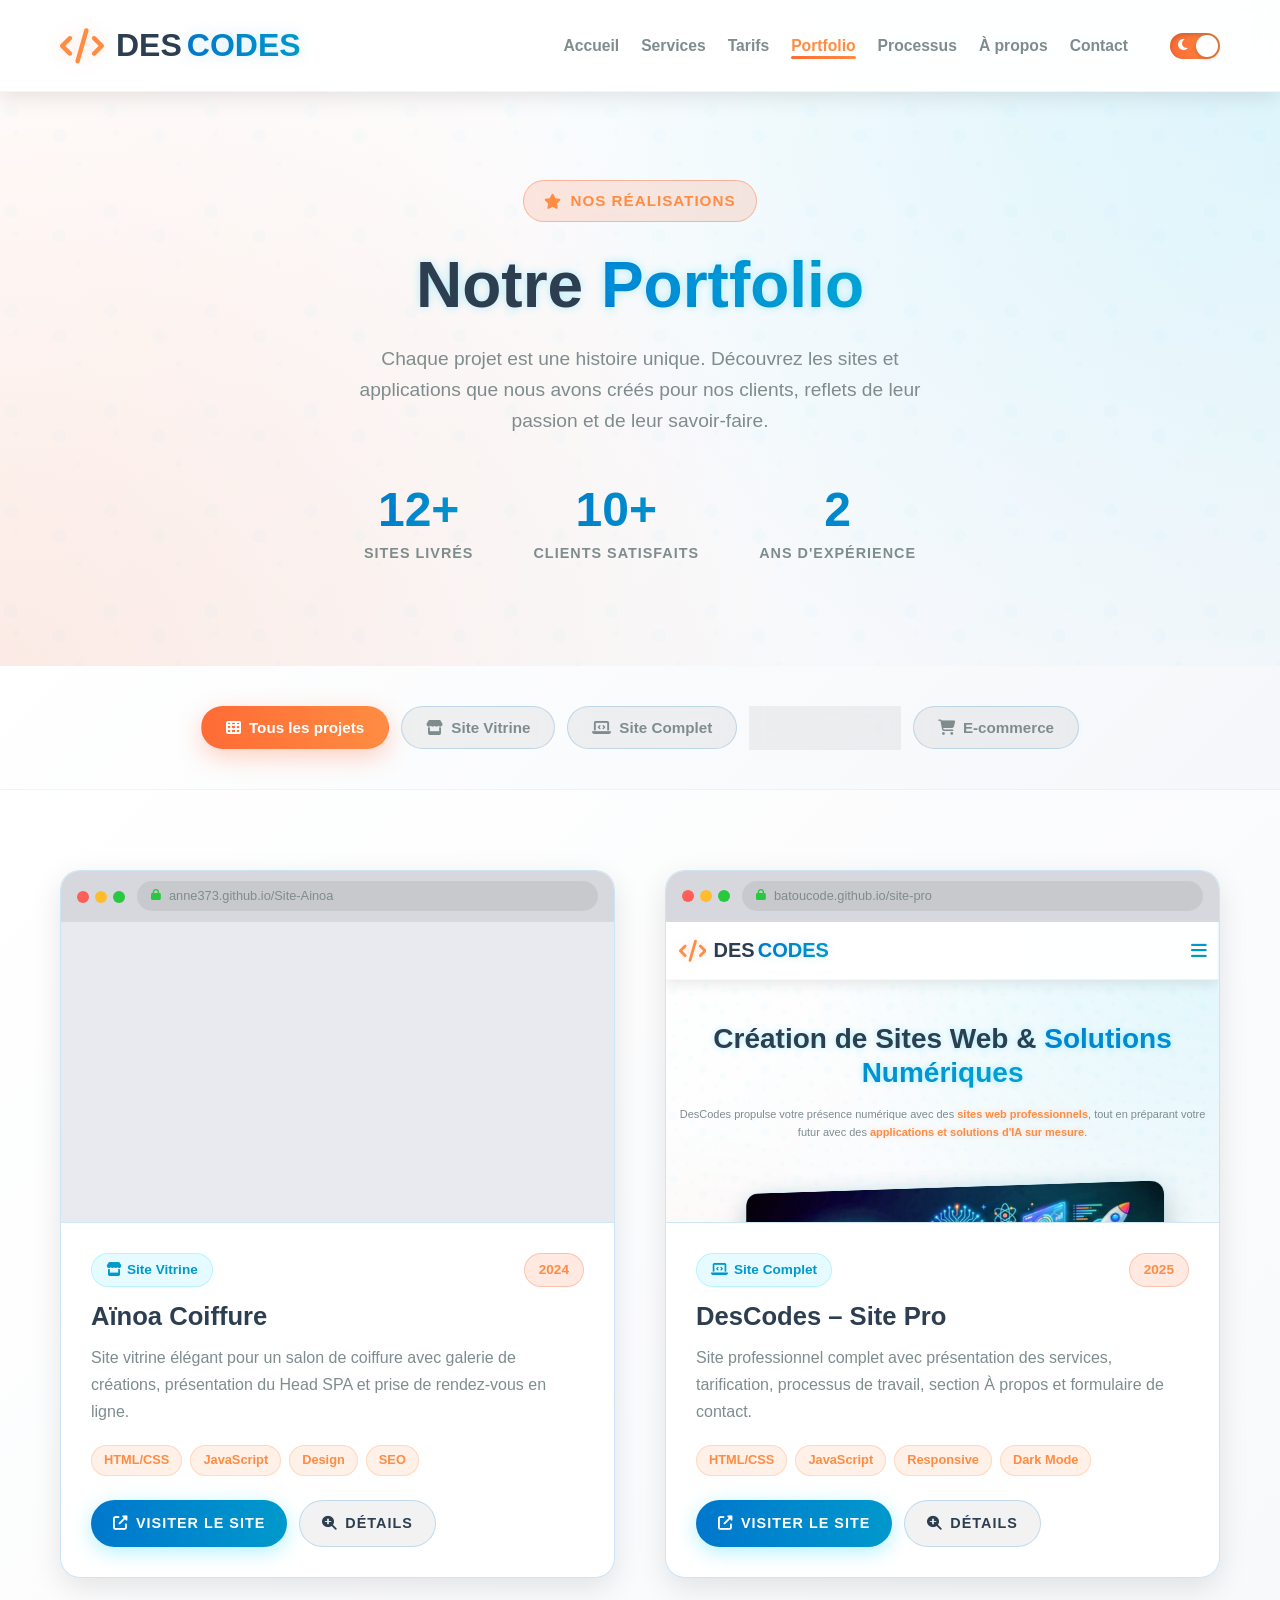
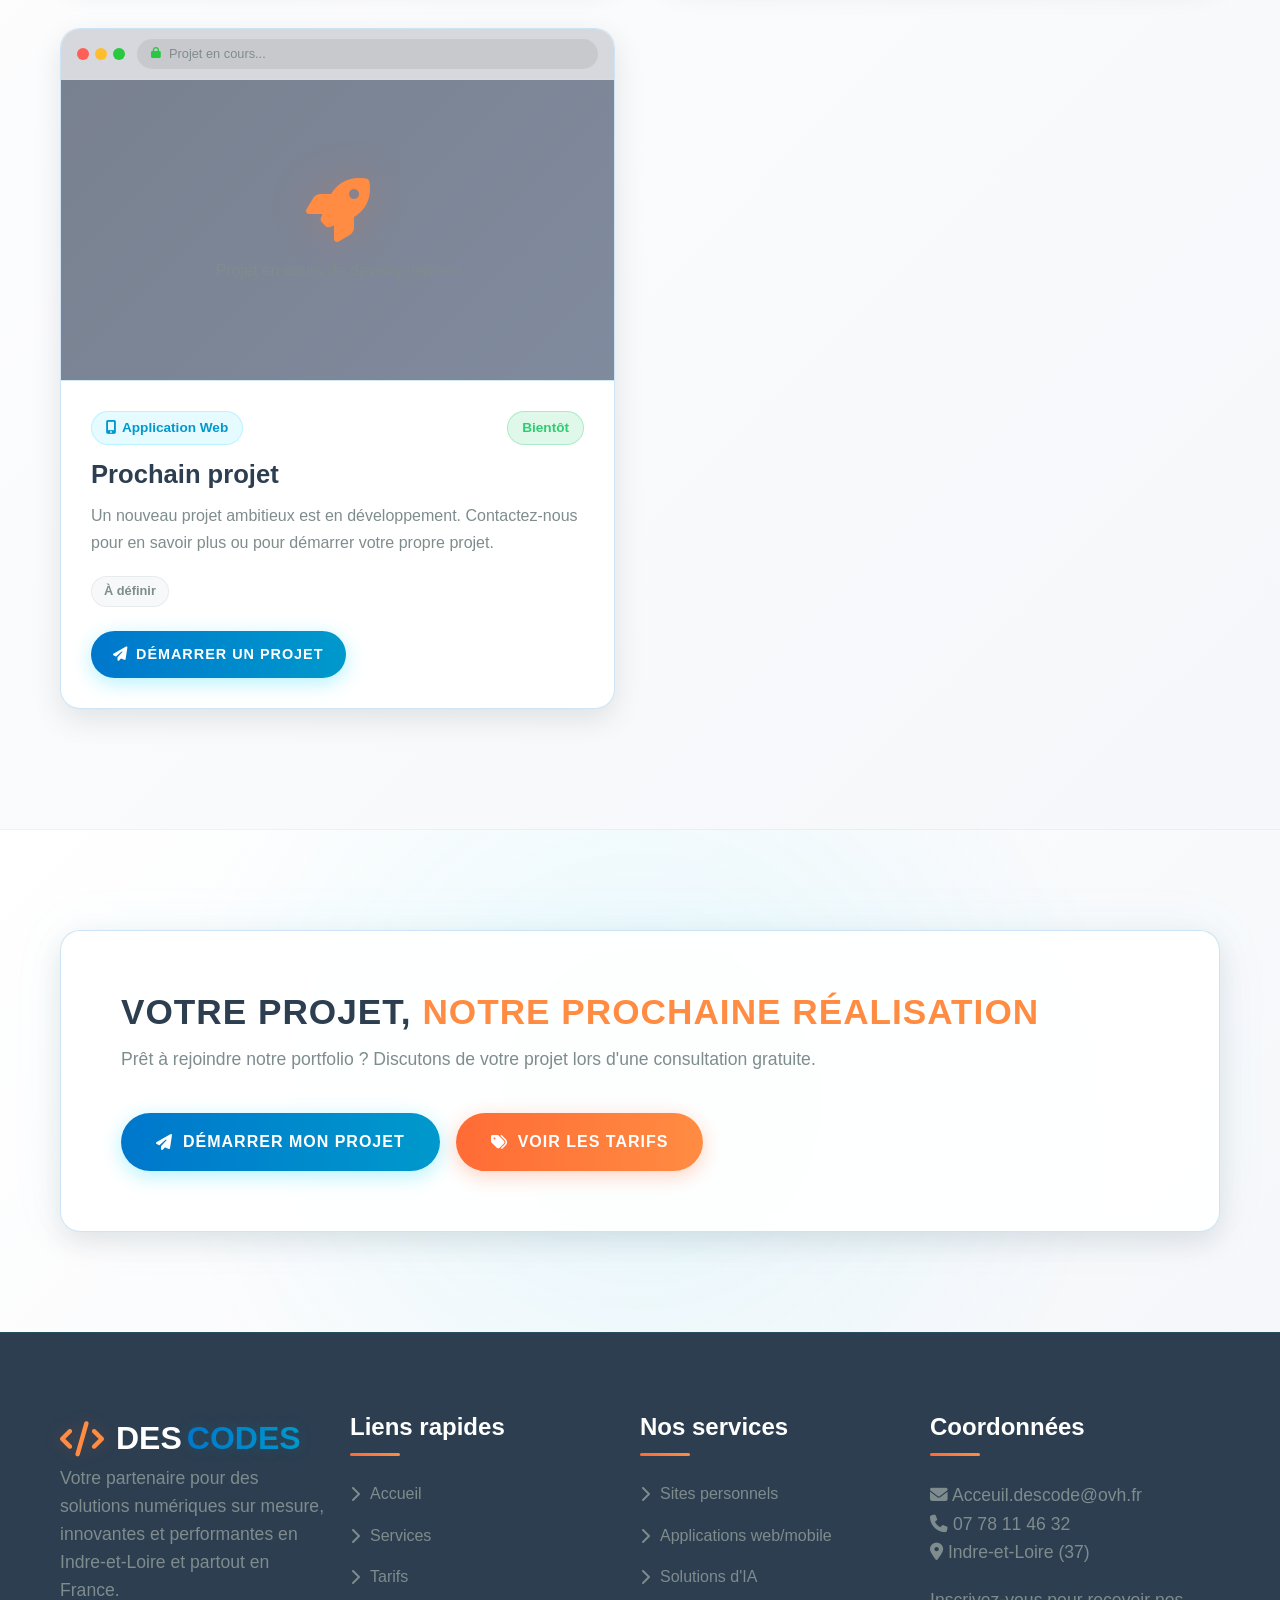
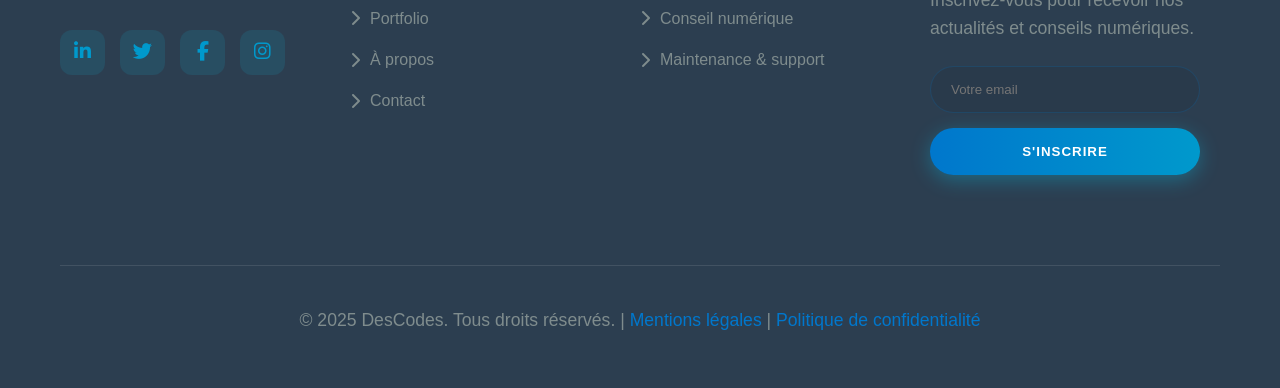
<file: pages_html/portfolio.html>
<!DOCTYPE html>
<html lang="fr">

<head>
    <meta charset="UTF-8">
    <meta name="viewport" content="width=device-width, initial-scale=1.0">
    <title>Portfolio Réalisations | Sites Web & Applications | DesCodes Indre-et-Loire</title>
    <meta name="description" content="Découvrez les réalisations de DesCodes : sites vitrines, applications web et solutions numériques créés pour nos clients artisans et PME en Indre-et-Loire et partout en France.">
    <link rel="apple-touch-icon" sizes="180x180" href="../favicons/apple-touch-icon.png">
    <link rel="icon" type="image/png" sizes="32x32" href="../favicons/favicon-32x32.png">
    <link rel="icon" type="image/png" sizes="16x16" href="../favicons/favicon-16x16.png">
    <link rel="manifest" href="../favicons/site.webmanifest">
    <link rel="stylesheet" href="https://cdnjs.cloudflare.com/ajax/libs/font-awesome/6.4.0/css/all.min.css">
    <link rel="stylesheet" href="../css/style.css">
    <link rel="stylesheet" href="../css/portfolio.css">
    <script>
        (function () {
            const savedTheme = localStorage.getItem('theme') || (window.matchMedia('(prefers-color-scheme: light)').matches ? 'light' : 'dark');
            document.documentElement.setAttribute('data-theme', savedTheme);
        })();
    </script>
</head>

<body>
    <!-- Header avec navigation -->
    <header>
        <div class="container header-container">
            <a href="../index.html" class="logo">
                <i class="fas fa-code"></i>
                Des<span>Codes</span>
            </a>
            <nav class="desktop-nav">
                <ul id="navMenu">
                    <li><a href="../index.html#home">Accueil</a></li>
                    <li><a href="../index.html#services">Services</a></li>
                    <li><a href="tarifs.html">Tarifs</a></li>
                    <li><a href="portfolio.html" class="active">Portfolio</a></li>
                    <li><a href="../index.html#process">Processus</a></li>
                    <li><a href="../index.html#about">À propos</a></li>
                    <li><a href="../index.html#contact">Contact</a></li>
                    <li class="desktop-theme">
                        <div class="theme-toggle">
                            <input type="checkbox" id="themeToggle">
                            <label for="themeToggle" class="toggle-slider">
                                <div class="toggle-icons">
                                    <i class="fas fa-moon"></i>
                                    <i class="fas fa-sun"></i>
                                </div>
                            </label>
                        </div>
                    </li>
                </ul>
            </nav>
            <div class="mobile-menu">
                <div class="theme-toggle desktop-theme">
                    <input type="checkbox" id="mobileThemeToggle">
                    <label for="mobileThemeToggle" class="toggle-slider">
                        <div class="toggle-icons">
                            <i class="fas fa-moon"></i>
                            <i class="fas fa-sun"></i>
                        </div>
                    </label>
                </div>
                <div class="mobile-menu-btn" id="mobileMenuBtn">
                    <i class="fas fa-bars"></i>
                </div>
            </div>
        </div>
    </header>

    <!-- Menu mobile -->
    <div class="mobile-nav" id="mobileNav">
        <button class="close-menu" id="closeMenu">
            <i class="fas fa-times"></i>
        </button>
        <ul>
            <li><a href="../index.html#home">Accueil</a></li>
            <li><a href="../index.html#services">Services</a></li>
            <li><a href="tarifs.html">Tarifs</a></li>
            <li><a href="portfolio.html">Portfolio</a></li>
            <li><a href="../index.html#process">Processus</a></li>
            <li><a href="../index.html#about">À propos</a></li>
            <li><a href="../index.html#contact">Contact</a></li>
        </ul>
        <div class="mobile-theme-toggle">
            <span>Thème</span>
            <div class="theme-toggle">
                <input type="checkbox" id="mobileNavThemeToggle">
                <label for="mobileNavThemeToggle" class="toggle-slider">
                    <div class="toggle-icons">
                        <i class="fas fa-moon"></i>
                        <i class="fas fa-sun"></i>
                    </div>
                </label>
            </div>
        </div>
    </div>

    <!-- Hero Portfolio -->
    <section class="portfolio-hero">
        <div class="portfolio-hero-bg"></div>
        <div class="container">
            <div class="portfolio-hero-content">
                <div class="portfolio-badge">
                    <i class="fas fa-star"></i> Nos Réalisations
                </div>
                <h1>Notre <span>Portfolio</span></h1>
                <p>Chaque projet est une histoire unique. Découvrez les sites et applications que nous avons créés pour nos clients, reflets de leur passion et de leur savoir‑faire.</p>
                <div class="portfolio-stats">
                    <div class="stat-item">
                        <span class="stat-number" id="counterSites">0</span>
                        <span class="stat-label">Sites livrés</span>
                    </div>
                    <div class="stat-item">
                        <span class="stat-number" id="counterClients">0</span>
                        <span class="stat-label">Clients satisfaits</span>
                    </div>
                    <div class="stat-item">
                        <span class="stat-number" id="counterYears">0</span>
                        <span class="stat-label">Ans d'expérience</span>
                    </div>
                </div>
            </div>
        </div>
    </section>

    <!-- Filtres -->
    <section class="portfolio-filters-section">
        <div class="container">
            <div class="filter-tabs" id="filterTabs">
                <button class="filter-btn active" data-filter="all">
                    <i class="fas fa-th"></i> Tous les projets
                </button>
                <button class="filter-btn" data-filter="vitrine">
                    <i class="fas fa-store"></i> Site Vitrine
                </button>
                <button class="filter-btn" data-filter="complet">
                    <i class="fas fa-laptop-code"></i> Site Complet
                </button>
                <button class="filter-btn" data-filter="app">
                    <i class="fas fa-mobile-alt"></i> Application
                </button>
                <button class="filter-btn" data-filter="ecommerce">
                    <i class="fas fa-shopping-cart"></i> E-commerce
                </button>
            </div>
        </div>
    </section>

    <!-- Galerie des projets -->
    <section class="portfolio-gallery">
        <div class="container">
            <div class="projects-grid" id="projectsGrid">

                <!-- Projet 1 : Ainoa Coiffure -->
                <article class="project-card" data-category="vitrine" id="card-ainoa">
                    <div class="project-preview">
                        <div class="preview-browser">
                            <div class="browser-bar">
                                <div class="browser-dots">
                                    <span class="dot dot-red"></span>
                                    <span class="dot dot-yellow"></span>
                                    <span class="dot dot-green"></span>
                                </div>
                                <div class="browser-url">
                                    <i class="fas fa-lock"></i>
                                    <span>anne373.github.io/Site-Ainoa</span>
                                </div>
                            </div>
                            <div class="preview-iframe-wrapper">
                                <iframe
                                    src="https://anne373.github.io/Site-Ainoa/"
                                    title="Ainoa Coiffure – Site vitrine"
                                    loading="lazy"
                                    sandbox="allow-scripts allow-same-origin allow-popups"
                                    scrolling="no">
                                </iframe>
                                <div class="preview-overlay" onclick="openModal('ainoa')">
                                    <div class="overlay-btn">
                                        <i class="fas fa-expand"></i> Voir le projet
                                    </div>
                                </div>
                            </div>
                        </div>
                    </div>

                    <div class="project-info">
                        <div class="project-header">
                            <div class="project-type">
                                <i class="fas fa-store"></i> Site Vitrine
                            </div>
                            <div class="project-year">2024</div>
                        </div>
                        <h3>Aïnoa Coiffure</h3>
                        <p>Site vitrine élégant pour un salon de coiffure avec galerie de créations, présentation du Head SPA et prise de rendez-vous en ligne.</p>
                        <div class="project-tags">
                            <span class="tag">HTML/CSS</span>
                            <span class="tag">JavaScript</span>
                            <span class="tag">Design</span>
                            <span class="tag">SEO</span>
                        </div>
                        <div class="project-actions">
                            <a href="https://anne373.github.io/Site-Ainoa/" target="_blank" rel="noopener" class="btn btn-neon project-link">
                                <i class="fas fa-external-link-alt"></i> Visiter le site
                            </a>
                            <button class="btn project-detail-btn" onclick="openModal('ainoa')">
                                <i class="fas fa-search-plus"></i> Détails
                            </button>
                        </div>
                    </div>
                </article>

                <!-- Projet 2 : DesCodes Site Pro -->
                <article class="project-card" data-category="complet" id="card-descodes">
                    <div class="project-preview">
                        <div class="preview-browser">
                            <div class="browser-bar">
                                <div class="browser-dots">
                                    <span class="dot dot-red"></span>
                                    <span class="dot dot-yellow"></span>
                                    <span class="dot dot-green"></span>
                                </div>
                                <div class="browser-url">
                                    <i class="fas fa-lock"></i>
                                    <span>batoucode.github.io/site-pro</span>
                                </div>
                            </div>
                            <div class="preview-iframe-wrapper">
                                <iframe
                                    src="https://batoucode.github.io/site-pro/index.html"
                                    title="DesCodes – Site Pro"
                                    loading="lazy"
                                    sandbox="allow-scripts allow-same-origin allow-popups"
                                    scrolling="no">
                                </iframe>
                                <div class="preview-overlay" onclick="openModal('descodes')">
                                    <div class="overlay-btn">
                                        <i class="fas fa-expand"></i> Voir le projet
                                    </div>
                                </div>
                            </div>
                        </div>
                    </div>

                    <div class="project-info">
                        <div class="project-header">
                            <div class="project-type">
                                <i class="fas fa-laptop-code"></i> Site Complet
                            </div>
                            <div class="project-year">2025</div>
                        </div>
                        <h3>DesCodes – Site Pro</h3>
                        <p>Site professionnel complet avec présentation des services, tarification, processus de travail, section À propos et formulaire de contact.</p>
                        <div class="project-tags">
                            <span class="tag">HTML/CSS</span>
                            <span class="tag">JavaScript</span>
                            <span class="tag">Responsive</span>
                            <span class="tag">Dark Mode</span>
                        </div>
                        <div class="project-actions">
                            <a href="https://batoucode.github.io/site-pro/index.html" target="_blank" rel="noopener" class="btn btn-neon project-link">
                                <i class="fas fa-external-link-alt"></i> Visiter le site
                            </a>
                            <button class="btn project-detail-btn" onclick="openModal('descodes')">
                                <i class="fas fa-search-plus"></i> Détails
                            </button>
                        </div>
                    </div>
                </article>

                <!-- Projet placeholder "à venir" -->
                <article class="project-card project-coming-soon" data-category="app" id="card-soon">
                    <div class="project-preview">
                        <div class="preview-browser">
                            <div class="browser-bar">
                                <div class="browser-dots">
                                    <span class="dot dot-red"></span>
                                    <span class="dot dot-yellow"></span>
                                    <span class="dot dot-green"></span>
                                </div>
                                <div class="browser-url">
                                    <i class="fas fa-lock"></i>
                                    <span>Projet en cours...</span>
                                </div>
                            </div>
                            <div class="preview-iframe-wrapper coming-soon-preview">
                                <div class="coming-soon-content">
                                    <i class="fas fa-rocket coming-soon-icon"></i>
                                    <p>Projet en cours de développement</p>
                                </div>
                            </div>
                        </div>
                    </div>
                    <div class="project-info">
                        <div class="project-header">
                            <div class="project-type">
                                <i class="fas fa-mobile-alt"></i> Application Web
                            </div>
                            <div class="project-year badge-soon">Bientôt</div>
                        </div>
                        <h3>Prochain projet</h3>
                        <p>Un nouveau projet ambitieux est en développement. Contactez-nous pour en savoir plus ou pour démarrer votre propre projet.</p>
                        <div class="project-tags">
                            <span class="tag tag-dim">À définir</span>
                        </div>
                        <div class="project-actions">
                            <a href="../index.html#contact" class="btn btn-neon project-link">
                                <i class="fas fa-paper-plane"></i> Démarrer un projet
                            </a>
                        </div>
                    </div>
                </article>

            </div>
        </div>
    </section>

    <!-- CTA Banner -->
    <section class="portfolio-cta">
        <div class="container">
            <div class="cta-content">
                <div class="cta-text">
                    <h2>Votre projet, <span class="highlight">notre prochaine réalisation</span></h2>
                    <p>Prêt à rejoindre notre portfolio ? Discutons de votre projet lors d'une consultation gratuite.</p>
                </div>
                <div class="cta-buttons">
                    <a href="../index.html#contact" class="btn btn-neon">
                        <i class="fas fa-paper-plane"></i> Démarrer mon projet
                    </a>
                    <a href="tarifs.html" class="btn">
                        <i class="fas fa-tags"></i> Voir les tarifs
                    </a>
                </div>
            </div>
        </div>
    </section>

    <!-- Modal Projet -->
    <div class="project-modal" id="projectModal">
        <div class="modal-overlay" onclick="closeModal()"></div>
        <div class="modal-content">
            <button class="modal-close" id="modalClose" onclick="closeModal()">
                <i class="fas fa-times"></i>
            </button>
            <div class="modal-body" id="modalBody">
                <!-- Contenu dynamique injecté par JS -->
            </div>
        </div>
    </div>

    <!-- Footer -->
    <footer>
        <div class="container">
            <div class="footer-container">
                <div class="footer-col">
                    <div class="logo">
                        <i class="fas fa-code"></i>
                        Des<span>Codes</span>
                    </div>
                    <p>Votre partenaire pour des solutions numériques sur mesure, innovantes et performantes en
                        Indre-et-Loire et partout en France.</p>
                    <div class="social-links">
                        <a href="#" title="LinkedIn"><i class="fab fa-linkedin-in"></i></a>
                        <a href="#" title="Twitter"><i class="fab fa-twitter"></i></a>
                        <a href="#" title="Facebook"><i class="fab fa-facebook-f"></i></a>
                        <a href="#" title="Instagram"><i class="fab fa-instagram"></i></a>
                    </div>
                </div>
                <div class="footer-col">
                    <h3>Liens rapides</h3>
                    <ul class="footer-links">
                        <li><a href="../index.html#home"><i class="fas fa-chevron-right"></i> Accueil</a></li>
                        <li><a href="../index.html#services"><i class="fas fa-chevron-right"></i> Services</a></li>
                        <li><a href="tarifs.html"><i class="fas fa-chevron-right"></i> Tarifs</a></li>
                        <li><a href="portfolio.html"><i class="fas fa-chevron-right"></i> Portfolio</a></li>
                        <li><a href="../index.html#about"><i class="fas fa-chevron-right"></i> À propos</a></li>
                        <li><a href="../index.html#contact"><i class="fas fa-chevron-right"></i> Contact</a></li>
                    </ul>
                </div>
                <div class="footer-col">
                    <h3>Nos services</h3>
                    <ul class="footer-links">
                        <li><a href="../index.html#services"><i class="fas fa-chevron-right"></i> Sites personnels</a></li>
                        <li><a href="../index.html#services"><i class="fas fa-chevron-right"></i> Applications web/mobile</a></li>
                        <li><a href="../index.html#services"><i class="fas fa-chevron-right"></i> Solutions d'IA</a></li>
                        <li><a href="../index.html#services"><i class="fas fa-chevron-right"></i> Conseil numérique</a></li>
                        <li><a href="../index.html#services"><i class="fas fa-chevron-right"></i> Maintenance & support</a></li>
                    </ul>
                </div>
                <div class="footer-col">
                    <h3>Coordonnées</h3>
                    <div class="contact-detail">
                        <p><i class="fas fa-envelope"></i> Acceuil.descode@ovh.fr</p>
                        <p><i class="fas fa-phone"></i> 07 78 11 46 32</p>
                        <p><i class="fas fa-map-marker-alt"></i> Indre-et-Loire (37)</p>
                    </div>
                    <div class="newsletter-form">
                        <p>Inscrivez-vous pour recevoir nos actualités et conseils numériques.</p>
                        <input type="email" class="newsletter-input" placeholder="Votre email">
                        <button type="submit" class="btn btn-neon" style="width: 100%;">S'inscrire</button>
                    </div>
                </div>
            </div>
            <div class="copyright">
                <p>&copy; 2025 DesCodes. Tous droits réservés. | <a href="#">Mentions légales</a> | <a
                        href="#">Politique de confidentialité</a></p>
            </div>
        </div>
    </footer>

    <script src="../js/script.js"></script>
    <script src="../js/portfolio.js"></script>
</body>

</html>
</file>
<file: css/style.css>
/* Variables de thème */
:root {
    /* Variables communes */
    --transition: all 0.3s ease;
    --shadow: 0 10px 30px rgba(0, 0, 0, 0.1);
    --radius: 20px;

    /* Thème sombre (par défaut) */
    --primary: #0a192f;
    --secondary: #00d4ff;
    --accent: #ff6b35;
    --accent-glow: rgba(255, 107, 53, 0.3);
    --neon-blue: #00f3ff;
    --neon-blue-glow: rgba(0, 243, 255, 0.4);
    --neon-orange: #ff8c42;
    --neon-orange-glow: rgba(255, 140, 66, 0.4);
    --light: #f8f9fa;
    --dark: #0a1520;
    --success: #2ecc71;
    --text: #ffffff;
    --text-light: #b0b7c3;
    --card-bg: rgba(15, 25, 45, 0.8);
    --gradient-primary: linear-gradient(135deg, #0a192f 0%, #1a2c4d 100%);
    --gradient-accent: linear-gradient(90deg, #ff6b35 0%, #ff8c42 100%);
    --gradient-neon: linear-gradient(90deg, #00d4ff 0%, #00f3ff 100%);
    --header-bg: rgba(10, 25, 47, 0.95);
    --footer-bg: #0a1520;
    --form-bg: rgba(255, 255, 255, 0.05);
    --form-border: rgba(0, 212, 255, 0.2);
}

/* Thème clair */
[data-theme="light"] {
    --primary: #ffffff;
    --secondary: #0077cc;
    --accent: #ff6b35;
    --accent-glow: rgba(255, 107, 53, 0.2);
    --neon-blue: #0099cc;
    --neon-blue-glow: rgba(0, 153, 204, 0.2);
    --neon-orange: #ff8c42;
    --neon-orange-glow: rgba(255, 140, 66, 0.2);
    --light: #f8f9fa;
    --dark: #2c3e50;
    --text: #2c3e50;
    --text-light: #7f8c8d;
    --card-bg: rgba(255, 255, 255, 0.9);
    --gradient-primary: linear-gradient(135deg, #ffffff 0%, #f5f7fa 100%);
    --gradient-accent: linear-gradient(90deg, #ff6b35 0%, #ff8c42 100%);
    --gradient-neon: linear-gradient(90deg, #0077cc 0%, #0099cc 100%);
    --header-bg: rgba(255, 255, 255, 0.95);
    --footer-bg: #2c3e50;
    --form-bg: rgba(0, 0, 0, 0.05);
    --form-border: rgba(0, 119, 204, 0.2);
}

/* Reset et styles de base */
* {
    margin: 0;
    padding: 0;
    box-sizing: border-box;
}

html {
    scroll-behavior: smooth;
}

body {
    font-family: 'Segoe UI', Tahoma, Geneva, Verdana, sans-serif;
    line-height: 1.6;
    color: var(--text);
    background: var(--gradient-primary);
    overflow-x: hidden;
    transition: var(--transition);
}

.container {
    width: 100%;
    max-width: 1200px;
    margin: 0 auto;
    padding: 0 20px;
}

/* Typographie */
h1,
h2,
h3,
h4 {
    font-weight: 800;
    line-height: 1.2;
    margin-bottom: 1rem;
}

h1 {
    font-size: 3.8rem;
    color: var(--text);
    text-shadow: 0 0 10px rgba(0, 212, 255, 0.3);
}

h1 span {
    background: var(--gradient-neon);
    -webkit-background-clip: text;
    background-clip: text;
    color: transparent;
    display: inline-block;
}

h2 {
    font-size: 2.8rem;
    color: var(--text);
    text-align: center;
    margin-bottom: 3.5rem;
    position: relative;
    text-transform: uppercase;
    letter-spacing: 1px;
}

h2:after {
    content: '';
    position: absolute;
    bottom: -20px;
    left: 50%;
    transform: translateX(-50%);
    width: 120px;
    height: 5px;
    background: var(--gradient-accent);
    border-radius: 3px;
    box-shadow: 0 0 15px var(--accent-glow);
}

h3 {
    font-size: 1.9rem;
    color: var(--text);
    margin-bottom: 1.2rem;
}

.highlight {
    color: var(--neon-orange);
    font-weight: 700;
}

p {
    margin-bottom: 1.5rem;
    color: var(--text-light);
    font-size: 1.1rem;
    transition: var(--transition);
}

a {
    text-decoration: none;
    color: var(--secondary);
    transition: var(--transition);
}

/* Boutons */
.btn {
    display: inline-block;
    padding: 16px 35px;
    background: var(--gradient-accent);
    color: white;
    border-radius: 50px;
    font-weight: 700;
    border: none;
    cursor: pointer;
    transition: var(--transition);
    text-align: center;
    text-transform: uppercase;
    letter-spacing: 1px;
    position: relative;
    overflow: hidden;
    z-index: 1;
    box-shadow: 0 5px 20px rgba(255, 107, 53, 0.3);
}

.btn:before {
    content: '';
    position: absolute;
    top: 0;
    left: 0;
    width: 100%;
    height: 100%;
    background: var(--gradient-neon);
    z-index: -1;
    opacity: 0;
    transition: var(--transition);
}

.btn:hover {
    transform: translateY(-5px);
    box-shadow: 0 10px 25px rgba(255, 107, 53, 0.4);
}

.btn:hover:before {
    opacity: 1;
}

.btn-neon {
    background: var(--gradient-neon);
    box-shadow: 0 5px 20px rgba(0, 212, 255, 0.3);
}

.btn-neon:hover {
    box-shadow: 0 10px 25px rgba(0, 212, 255, 0.4);
}

.btn-neon:before {
    background: var(--gradient-accent);
}

/* Header et Navigation */
header {
    position: fixed;
    top: 0;
    left: 0;
    width: 100%;
    z-index: 1000;
    background-color: var(--header-bg);
    backdrop-filter: blur(10px);
    box-shadow: 0 5px 20px rgba(0, 0, 0, 0.1);
    padding: 20px 0;
    transition: var(--transition);
    border-bottom: 1px solid rgba(0, 212, 255, 0.1);
}

.header-container {
    display: flex;
    justify-content: space-between;
    align-items: center;
}

.logo {
    font-size: 2rem;
    font-weight: 900;
    color: var(--text);
    display: flex;
    align-items: center;
    text-transform: uppercase;
    transition: var(--transition);
}

.logo span {
    background: var(--gradient-neon);
    -webkit-background-clip: text;
    background-clip: text;
    color: transparent;
    margin-left: 5px;
    text-shadow: 0 0 15px var(--neon-blue-glow);
}

.logo i {
    margin-right: 12px;
    color: var(--neon-orange);
    font-size: 2.2rem;
    filter: drop-shadow(0 0 8px var(--accent-glow));
}

nav ul {
    display: flex;
    list-style: none;
    align-items: center;
}

nav ul li {
    margin-left: 22px;
}

nav ul li a {
    color: var(--text-light);
    font-weight: 600;
    font-size: 0.98rem;
    position: relative;
    padding: 5px 0;
    white-space: nowrap;
}

nav ul li a:after {
    content: '';
    position: absolute;
    bottom: 0;
    left: 0;
    width: 0;
    height: 3px;
    background: var(--gradient-accent);
    border-radius: 3px;
    transition: var(--transition);
}

nav ul li a:hover {
    color: var(--text);
}

nav ul li a:hover:after {
    width: 100%;
}

/* Toggle thème */
.theme-toggle {
    display: flex;
    align-items: center;
    margin-left: 20px;
    cursor: pointer;
}

.theme-toggle input {
    display: none;
}

.toggle-slider {
    width: 50px;
    height: 26px;
    background: var(--gradient-accent);
    border-radius: 50px;
    position: relative;
    transition: var(--transition);
    box-shadow: inset 0 2px 5px rgba(0, 0, 0, 0.2);
}

.toggle-slider:before {
    content: '';
    position: absolute;
    width: 22px;
    height: 22px;
    border-radius: 50%;
    background: white;
    top: 2px;
    left: 2px;
    transition: var(--transition);
    box-shadow: 0 2px 5px rgba(0, 0, 0, 0.2);
}

.theme-toggle input:checked+.toggle-slider:before {
    transform: translateX(24px);
}

.toggle-icons {
    position: absolute;
    width: 100%;
    height: 100%;
    display: flex;
    justify-content: space-between;
    align-items: center;
    padding: 0 8px;
    color: white;
    font-size: 0.8rem;
}

.mobile-menu {
    display: none;
    font-size: 1.8rem;
    cursor: pointer;
    color: var(--neon-blue);
    margin-left: 20px;
}

/* Hero geo badge */
.hero-geo {
    display: inline-flex;
    align-items: center;
    gap: 8px;
    font-size: 0.8rem;
    font-weight: 700;
    color: var(--neon-blue);
    background: rgba(0, 212, 255, 0.08);
    border: 1px solid rgba(0, 212, 255, 0.3);
    border-radius: 50px;
    padding: 6px 16px;
    margin-top: 12px;
    margin-bottom: 0;
    margin-left: auto;
    letter-spacing: 1px;
    text-transform: uppercase;
    text-shadow: none;
    align-self: flex-end;
}

[data-theme="light"] .hero-geo {
    background: rgba(0, 119, 204, 0.08);
    border-color: rgba(0, 119, 204, 0.3);
    color: var(--secondary);
}

/* Hero Section */
.hero {
    padding: 200px 0 120px;
    background: radial-gradient(circle at top right, rgba(0, 212, 255, 0.1) 0%, transparent 50%),
        radial-gradient(circle at bottom left, rgba(255, 107, 53, 0.1) 0%, transparent 50%),
        var(--gradient-primary);
    position: relative;
    overflow: hidden;
}

.hero:before {
    content: '';
    position: absolute;
    top: 0;
    left: 0;
    width: 100%;
    height: 100%;
    background: url("data:image/svg+xml,%3Csvg width='100' height='100' viewBox='0 0 100 100' xmlns='http://www.w3.org/2000/svg'%3E%3Cpath d='M11 18c3.866 0 7-3.134 7-7s-3.134-7-7-7-7 3.134-7 7 3.134 7 7 7zm48 25c3.866 0 7-3.134 7-7s-3.134-7-7-7-7 3.134-7 7 3.134 7 7 7zm-43-7c1.657 0 3-1.343 3-3s-1.343-3-3-3-3 1.343-3 3 1.343 3 3 3zm63 31c1.657 0 3-1.343 3-3s-1.343-3-3-3-3 1.343-3 3 1.343 3 3 3zM34 90c1.657 0 3-1.343 3-3s-1.343-3-3-3-3 1.343-3 3 1.343 3 3 3zm56-76c1.657 0 3-1.343 3-3s-1.343-3-3-3-3 1.343-3 3 1.343 3 3 3zM12 86c2.21 0 4-1.79 4-4s-1.79-4-4-4-4 1.79-4 4 1.79 4 4 4zm28-65c2.21 0 4-1.79 4-4s-1.79-4-4-4-4 1.79-4 4 1.79 4 4 4zm23-11c2.76 0 5-2.24 5-5s-2.24-5-5-5-5 2.24-5 5 2.24 5 5 5zm-6 60c2.21 0 4-1.79 4-4s-1.79-4-4-4-4 1.79-4 4 1.79 4 4 4zm29 22c2.76 0 5-2.24 5-5s-2.24-5-5-5-5 2.24-5 5 2.24 5 5 5zM32 63c2.76 0 5-2.24 5-5s-2.24-5-5-5-5 2.24-5 5 2.24 5 5 5zm57-13c2.76 0 5-2.24 5-5s-2.24-5-5-5-5 2.24-5 5 2.24 5 5 5zm-9-21c1.105 0 2-.895 2-2s-.895-2-2-2-2 .895-2 2 .895 2 2 2zM60 91c1.105 0 2-.895 2-2s-.895-2-2-2-2 .895-2 2 .895 2 2 2zM35 41c1.105 0 2-.895 2-2s-.895-2-2-2-2 .895-2 2 .895 2 2 2zM12 60c1.105 0 2-.895 2-2s-.895-2-2-2-2 .895-2 2 .895 2 2 2z' fill='%2300d4ff' fill-opacity='0.05' fill-rule='evenodd'/%3E%3C/svg%3E");
    opacity: 0.5;
}

.hero-container {
    display: grid;
    grid-template-columns: 50% 44%;
    grid-template-rows: auto auto;
    grid-template-areas:
        "content visual"
        "buttons visual";
    column-gap: 60px;
    row-gap: 32px;
    align-items: start;
    position: relative;
    z-index: 1;
}

.hero-content {
    grid-area: content;
}

.hero h1 {
    font-size: 2.8rem;
    margin-bottom: 24px;
    line-height: 1.2;
}

.hero h1 span {
    display: inline;
}

.hero p {
    font-size: 1.1rem;
    margin-bottom: 0;
    color: var(--text-light);
    line-height: 1.75;
}

.hero-highlight {
    color: var(--neon-orange);
    font-weight: 700;
    text-shadow: 0 0 10px var(--accent-glow);
}

.hero-buttons {
    grid-area: buttons;
    display: flex;
    gap: 20px;
    flex-wrap: wrap;
    align-self: start;
}

.hero-visual {
    grid-area: visual;
    display: flex;
    flex-direction: column;
    position: relative;
}

.hero-visual img {
    max-width: 100%;
    border-radius: var(--radius);
    box-shadow: 0 20px 50px rgba(0, 0, 0, 0.2),
        0 0 0 1px rgba(0, 212, 255, 0.1),
        0 0 30px rgba(0, 212, 255, 0.1);
    transform: perspective(1000px) rotateY(-10deg);
    transition: var(--transition);
}

.hero-visual img:hover {
    transform: perspective(1000px) rotateY(0deg);
}

.hero-visual:after {
    content: '';
    position: absolute;
    top: 10%;
    left: -10%;
    width: 120%;
    height: 80%;
    background: var(--gradient-neon);
    opacity: 0.1;
    filter: blur(40px);
    z-index: -1;
    border-radius: 50%;
}

/* Services Section */
.services {
    padding: 120px 0;
    position: relative;
    background: rgba(10, 25, 47, 0.05);
    transition: var(--transition);
}

[data-theme="light"] .services {
    background: rgba(0, 119, 204, 0.05);
}

.services-grid {
    display: grid;
    grid-template-columns: repeat(auto-fit, minmax(320px, 1fr));
    gap: 40px;
    margin-top: 40px;
    position: relative;
    z-index: 1;
}

.service-card {
    background: var(--card-bg);
    border-radius: var(--radius);
    padding: 45px 35px;
    box-shadow: var(--shadow);
    transition: var(--transition);
    text-align: center;
    border: 1px solid var(--form-border);
    position: relative;
    overflow: hidden;
    backdrop-filter: blur(10px);
}

.service-card:before {
    content: '';
    position: absolute;
    top: 0;
    left: 0;
    width: 100%;
    height: 5px;
    background: var(--gradient-accent);
}

.service-card:hover {
    transform: translateY(-15px);
    box-shadow: 0 25px 50px rgba(0, 0, 0, 0.15),
        0 0 30px var(--neon-blue-glow);
    border-color: var(--neon-blue);
}

.service-icon {
    font-size: 3.5rem;
    margin-bottom: 25px;
    display: inline-block;
    padding: 20px;
    border-radius: 15px;
    background: rgba(0, 212, 255, 0.1);
    color: var(--neon-blue);
    box-shadow: 0 10px 20px rgba(0, 0, 0, 0.1),
        inset 0 0 0 1px rgba(0, 212, 255, 0.2);
}

[data-theme="light"] .service-icon {
    background: rgba(0, 119, 204, 0.1);
    box-shadow: 0 10px 20px rgba(0, 0, 0, 0.05),
        inset 0 0 0 1px rgba(0, 119, 204, 0.2);
}

.service-card h3 {
    margin-bottom: 20px;
    font-size: 1.8rem;
}

.service-card p {
    margin-bottom: 25px;
    font-size: 1.05rem;
}

.service-card a {
    color: var(--neon-blue);
    font-weight: 700;
    display: inline-flex;
    align-items: center;
    gap: 8px;
    position: relative;
}

.service-card a:after {
    content: '';
    position: absolute;
    bottom: -5px;
    left: 0;
    width: 0;
    height: 2px;
    background: var(--gradient-accent);
    transition: var(--transition);
}

.service-card a:hover:after {
    width: 100%;
}

/* Section Processus */
.process {
    padding: 120px 0;
    background: rgba(15, 25, 45, 0.05);
    position: relative;
    transition: var(--transition);
}

[data-theme="light"] .process {
    background: rgba(255, 107, 53, 0.05);
}

.process-steps {
    display: flex;
    justify-content: space-between;
    margin-top: 60px;
    flex-wrap: wrap;
    position: relative;
    z-index: 1;
}

.step {
    flex: 1;
    min-width: 250px;
    text-align: center;
    padding: 25px;
    position: relative;
}

.step-number {
    display: inline-block;
    width: 70px;
    height: 70px;
    line-height: 70px;
    background: var(--gradient-accent);
    color: white;
    border-radius: 50%;
    font-size: 2rem;
    font-weight: 900;
    margin-bottom: 25px;
    box-shadow: 0 10px 20px rgba(255, 107, 53, 0.3);
    position: relative;
    z-index: 1;
}

.step-number:after {
    content: '';
    position: absolute;
    top: -5px;
    left: -5px;
    right: -5px;
    bottom: -5px;
    background: var(--gradient-accent);
    border-radius: 50%;
    z-index: -1;
    opacity: 0.4;
    filter: blur(10px);
}

.step h3 {
    margin-bottom: 20px;
    font-size: 1.6rem;
}

.step p {
    font-size: 1.05rem;
}

/* Section À Propos */
.about {
    padding: 120px 0;
    position: relative;
    background: rgba(10, 25, 47, 0.05);
    transition: var(--transition);
}

[data-theme="light"] .about {
    background: rgba(255, 140, 66, 0.05);
}

.about-container {
    display: flex;
    align-items: center;
    gap: 60px;
    position: relative;
    z-index: 1;
}

.about-content {
    flex: 1;
}

.about-visual {
    flex: 1;
    position: relative;
}

.about-visual img {
    width: 100%;
    border-radius: var(--radius);
    box-shadow: 0 20px 50px rgba(0, 0, 0, 0.2),
        0 0 0 1px rgba(0, 212, 255, 0.1),
        0 0 30px rgba(255, 107, 53, 0.1);
    transition: var(--transition);
}

.about-visual img:hover {
    transform: scale(1.02);
}

.about-visual:after {
    content: '';
    position: absolute;
    top: 10%;
    right: -10%;
    width: 120%;
    height: 80%;
    background: var(--gradient-accent);
    opacity: 0.1;
    filter: blur(40px);
    z-index: -1;
    border-radius: 50%;
}

/* Section Contact */
.contact {
    padding: 120px 0;
    background: rgba(15, 25, 45, 0.1);
    position: relative;
    transition: var(--transition);
}

[data-theme="light"] .contact {
    background: rgba(0, 119, 204, 0.05);
}

.contact-container {
    display: flex;
    gap: 60px;
    flex-wrap: wrap;
    position: relative;
    z-index: 1;
}

.contact-info {
    flex: 1;
    min-width: 300px;
}

.contact-form {
    flex: 1;
    min-width: 300px;
}

.contact-info-item {
    display: flex;
    align-items: center;
    margin-bottom: 30px;
    padding: 20px;
    background: var(--form-bg);
    border-radius: 15px;
    border-left: 4px solid var(--neon-orange);
    transition: var(--transition);
}

.contact-info-item:hover {
    background: rgba(255, 255, 255, 0.1);
    transform: translateX(10px);
}

[data-theme="light"] .contact-info-item:hover {
    background: rgba(0, 0, 0, 0.05);
}

.contact-info-icon {
    width: 60px;
    height: 60px;
    background: rgba(0, 212, 255, 0.1);
    border-radius: 15px;
    display: flex;
    align-items: center;
    justify-content: center;
    margin-right: 20px;
    font-size: 1.5rem;
    color: var(--neon-blue);
    box-shadow: 0 10px 20px rgba(0, 0, 0, 0.1);
}

[data-theme="light"] .contact-info-icon {
    background: rgba(0, 119, 204, 0.1);
}

.contact-detail {
    display: flex;
    flex-direction: column;
}

.contact-detail h4 {
    color: var(--neon-orange);
    font-size: 1.2rem;
    margin-bottom: 5px;
}

.contact-detail p {
    color: var(--text-light);
    margin-bottom: 0;
    font-size: 1.1rem;
}

.form-group {
    margin-bottom: 25px;
}

.form-group label {
    display: block;
    margin-bottom: 10px;
    color: var(--text);
    font-weight: 600;
    font-size: 1.1rem;
}

.form-control {
    width: 100%;
    padding: 18px 20px;
    border-radius: 15px;
    border: 1px solid var(--form-border);
    background: var(--form-bg);
    color: var(--text);
    font-size: 1rem;
    transition: var(--transition);
}

.form-control:focus {
    outline: none;
    background: rgba(255, 255, 255, 0.1);
    border-color: var(--neon-blue);
    box-shadow: 0 0 20px var(--neon-blue-glow);
}

[data-theme="light"] .form-control:focus {
    background: rgba(0, 0, 0, 0.05);
}

/* Footer */
footer {
    background: var(--footer-bg);
    color: white;
    padding: 80px 0 30px;
    position: relative;
    border-top: 1px solid rgba(0, 212, 255, 0.1);
    transition: var(--transition);
}

footer .logo {
    color: #ffffff !important;
}

.footer-container {
    display: flex;
    flex-wrap: wrap;
    justify-content: space-between;
    margin-bottom: 50px;
    position: relative;
    z-index: 1;
}

.footer-col {
    flex: 1;
    min-width: 250px;
    margin-bottom: 40px;
    padding-right: 20px;
}

.footer-col h3 {
    color: white;
    margin-bottom: 25px;
    font-size: 1.5rem;
    position: relative;
    padding-bottom: 15px;
}

.footer-col h3:after {
    content: '';
    position: absolute;
    bottom: 0;
    left: 0;
    width: 50px;
    height: 3px;
    background: var(--gradient-accent);
    border-radius: 3px;
}

.footer-links {
    list-style: none;
}

.footer-links li {
    margin-bottom: 15px;
}

.footer-links a {
    color: var(--text-light);
    display: inline-flex;
    align-items: center;
    gap: 10px;
    transition: var(--transition);
}

.footer-links a:hover {
    color: var(--neon-blue);
    transform: translateX(5px);
}

.social-links {
    display: flex;
    margin-top: 25px;
    gap: 15px;
}

.social-links a {
    display: inline-flex;
    align-items: center;
    justify-content: center;
    width: 45px;
    height: 45px;
    background: rgba(0, 212, 255, 0.1);
    border-radius: 12px;
    color: var(--neon-blue);
    font-size: 1.2rem;
    transition: var(--transition);
}

.social-links a:hover {
    background: var(--gradient-neon);
    color: var(--primary);
    transform: translateY(-5px);
    box-shadow: 0 10px 20px var(--neon-blue-glow);
}

.newsletter-form {
    margin-top: 20px;
}

.newsletter-input {
    width: 100%;
    padding: 15px 20px;
    border-radius: 50px;
    border: 1px solid var(--form-border);
    background: var(--form-bg);
    color: var(--text);
    margin-bottom: 15px;
}

.copyright {
    text-align: center;
    padding-top: 40px;
    border-top: 1px solid rgba(255, 255, 255, 0.1);
    color: var(--text-light);
    font-size: 0.95rem;
    position: relative;
    z-index: 1;
}

/* Menu mobile */
.mobile-nav {
    position: fixed;
    top: 0;
    right: -100%;
    width: 300px;
    height: 100vh;
    background: var(--header-bg);
    backdrop-filter: blur(20px);
    z-index: 2000;
    transition: var(--transition);
    padding: 80px 30px 30px;
    box-shadow: -10px 0 30px rgba(0, 0, 0, 0.2);
    overflow-y: auto;
}

.mobile-nav.active {
    right: 0;
}

.mobile-nav ul {
    list-style: none;
    flex-direction: column;
    align-items: flex-start;
}

.mobile-nav ul li {
    margin: 0 0 25px 0;
    width: 100%;
}

.mobile-nav ul li a {
    font-size: 1.3rem;
    padding: 10px 0;
    display: block;
    width: 100%;
    border-bottom: 1px solid rgba(255, 255, 255, 0.1);
}

[data-theme="light"] .mobile-nav ul li a {
    border-bottom: 1px solid rgba(0, 0, 0, 0.1);
}

.mobile-theme-toggle {
    margin-top: 30px;
    padding-top: 20px;
    border-top: 1px solid rgba(255, 255, 255, 0.1);
    display: flex;
    align-items: center;
    justify-content: space-between;
}

[data-theme="light"] .mobile-theme-toggle {
    border-top: 1px solid rgba(0, 0, 0, 0.1);
}

.mobile-theme-toggle span {
    color: var(--text);
    font-weight: 600;
}

.close-menu {
    position: absolute;
    top: 25px;
    right: 25px;
    font-size: 1.8rem;
    color: var(--neon-blue);
    cursor: pointer;
    background: none;
    border: none;
}

/* Responsive Design */
@media (max-width: 1100px) {
    h1 {
        font-size: 3.2rem;
    }

    h2 {
        font-size: 2.5rem;
    }

    .hero-container {
        display: flex;
        flex-direction: column;
        align-items: center;
    }

    .hero-content {
        order: 1;
        text-align: center;
        margin-bottom: 0;
    }

    .hero-visual {
        order: 2;
        max-width: 80%;
        margin-top: 40px;
    }

    .hero-buttons {
        order: 3;
        justify-content: center;
        margin-top: 32px;
    }

    .hero-geo {
        margin-left: auto;
    }

    .about-container {
        flex-direction: column;
    }

    .about-content {
        margin-bottom: 70px;
        text-align: center;
    }

    .about-visual {
        max-width: 80%;
    }

    .process-steps {
        flex-direction: column;
        align-items: center;
    }

    .step {
        margin-bottom: 50px;
        max-width: 400px;
    }
}

@media (max-width: 1100px) {
    .desktop-nav {
        display: none;
    }

    .mobile-menu {
        display: flex;
        align-items: center;
    }

    /* Masquer le toggle thème du header sur mobile car il est dans le menu latéral */
    .mobile-menu .theme-toggle {
        display: none;
    }

    .mobile-menu-btn {
        display: block;
    }

    .hero {
        padding: 160px 0 80px;
    }

    .services,
    .process,
    .about,
    .contact {
        padding: 80px 0;
    }

    h1 {
        font-size: 2.5rem;
    }

    h2 {
        font-size: 2rem;
    }

    .about-visual {
        max-width: 100%;
    }
}

@media (min-width: 1101px) {
    .mobile-nav {
        display: none;
    }
}

@media (max-width: 576px) {
    h1 {
        font-size: 2.2rem;
    }

    h2 {
        font-size: 1.8rem;
    }

    .btn {
        padding: 14px 30px;
        font-size: 0.9rem;
    }

    .service-card {
        padding: 35px 25px;
    }

    .hero-buttons {
        flex-direction: column;
        align-items: center;
    }

    .hero-buttons .btn {
        width: 100%;
        max-width: 300px;
    }

    .contact-info-item {
        flex-direction: column;
        text-align: center;
    }

    .contact-info-icon {
        margin-right: 0;
        margin-bottom: 15px;
    }

    .mobile-nav {
        width: 100%;
    }
}

/* --- Section Tarifs Professionnelle --- */
.pricing-section {
    padding: 120px 0;
    position: relative;
    background: var(--gradient-primary);
}

.pricing-header {
    text-align: center;
    max-width: 800px;
    margin: 0 auto 60px;
}

.pricing-grid {
    display: grid;
    grid-template-columns: repeat(auto-fit, minmax(320px, 1fr));
    gap: 30px;
    margin-bottom: 80px;
}

.pricing-card {
    background: var(--card-bg);
    border-radius: var(--radius);
    padding: 50px 40px;
    border: 1px solid var(--form-border);
    transition: var(--transition);
    position: relative;
    display: flex;
    flex-direction: column;
    backdrop-filter: blur(15px);
}

.pricing-card:hover {
    transform: translateY(-15px);
    border-color: var(--neon-blue);
    box-shadow: 0 20px 40px rgba(0, 0, 0, 0.2), 0 0 30px var(--neon-blue-glow);
}

.pricing-card.featured {
    border: 2px solid var(--neon-blue);
    box-shadow: 0 10px 30px var(--neon-blue-glow);
    transform: scale(1.05);
    z-index: 2;
}

.pricing-card.featured:hover {
    transform: translateY(-15px) scale(1.05);
}

.badge {
    position: absolute;
    top: 20px;
    right: 20px;
    background: var(--gradient-accent);
    color: white;
    padding: 5px 15px;
    border-radius: 20px;
    font-size: 0.8rem;
    font-weight: 700;
    text-transform: uppercase;
}

.pricing-icon {
    font-size: 3rem;
    color: var(--neon-blue);
    margin-bottom: 25px;
}

.pricing-card h3 {
    font-size: 1.8rem;
    margin-bottom: 10px;
}

.pricing-price {
    font-size: 3rem;
    font-weight: 900;
    margin-bottom: 25px;
    color: var(--text);
    display: flex;
    align-items: baseline;
    gap: 5px;
}

.pricing-price span {
    font-size: 1.2rem;
    font-weight: 600;
    color: var(--text-light);
}

.pricing-features {
    list-style: none;
    margin-bottom: 40px;
    flex-grow: 1;
}

.pricing-features li {
    margin-bottom: 15px;
    display: flex;
    align-items: center;
    gap: 12px;
    color: var(--text-light);
    font-size: 1rem;
}

.pricing-features li i {
    color: var(--success);
    font-size: 1.1rem;
}

.pricing-card .btn {
    width: 100%;
}

/* Grille secondaire pour Visibilité & Annuel */
.pricing-secondary {
    display: grid;
    grid-template-columns: repeat(auto-fit, minmax(450px, 1fr));
    gap: 30px;
    margin-bottom: 80px;
}

.secondary-card {
    background: var(--card-bg);
    border-radius: var(--radius);
    padding: 30px;
    border: 1px solid var(--form-border);
    display: flex;
    gap: 25px;
    align-items: center;
    transition: var(--transition);
}

.secondary-card:hover {
    border-color: var(--neon-orange);
    box-shadow: 0 10px 20px rgba(0, 0, 0, 0.1);
}

.secondary-icon {
    width: 70px;
    height: 70px;
    background: rgba(255, 107, 53, 0.1);
    border-radius: 15px;
    display: flex;
    align-items: center;
    justify-content: center;
    font-size: 2rem;
    color: var(--neon-orange);
    flex-shrink: 0;
}

.secondary-info h4 {
    margin-bottom: 5px;
    font-size: 1.4rem;
}

.secondary-info p {
    margin-bottom: 10px;
    font-size: 0.95rem;
}

.secondary-price {
    font-size: 1.4rem;
    font-weight: 800;
    color: var(--neon-blue);
}

/* Section À la carte */
.a-la-carte {
    background: rgba(0, 212, 255, 0.05);
    border-radius: var(--radius);
    padding: 50px;
    text-align: center;
}

.alc-grid {
    display: grid;
    grid-template-columns: repeat(auto-fit, minmax(250px, 1fr));
    gap: 20px;
    margin-top: 30px;
}

.alc-item {
    background: var(--card-bg);
    padding: 20px;
    border-radius: 15px;
    border: 1px solid var(--form-border);
}

.alc-item h5 {
    font-size: 1.1rem;
    margin-bottom: 5px;
}

.alc-item .price {
    font-weight: 800;
    color: var(--neon-orange);
}

@media (max-width: 768px) {
    .pricing-card.featured {
        transform: scale(1);
    }

    .pricing-card.featured:hover {
        transform: translateY(-10px) scale(1);
    }

    .pricing-secondary {
        grid-template-columns: 1fr;
    }

    .secondary-card {
        flex-direction: column;
        text-align: center;
    }
}
</file>
<file: css/portfolio.css>
/* ============================================================
   PORTFOLIO.CSS — Styles spécifiques à la page portfolio
   ============================================================ */

/* ---- Active nav link ---- */
nav ul li a.active {
    color: var(--neon-orange) !important;
}

nav ul li a.active:after {
    width: 100% !important;
    background: var(--gradient-accent) !important;
}

/* ============================================================
   HERO PORTFOLIO
   ============================================================ */
.portfolio-hero {
    padding: 180px 0 100px;
    position: relative;
    overflow: hidden;
    background: radial-gradient(circle at top right, rgba(0, 212, 255, 0.12) 0%, transparent 55%),
        radial-gradient(circle at bottom left, rgba(255, 107, 53, 0.12) 0%, transparent 55%),
        var(--gradient-primary);
    text-align: center;
}

.portfolio-hero-bg {
    position: absolute;
    inset: 0;
    background: url("data:image/svg+xml,%3Csvg width='100' height='100' viewBox='0 0 100 100' xmlns='http://www.w3.org/2000/svg'%3E%3Cpath d='M11 18c3.866 0 7-3.134 7-7s-3.134-7-7-7-7 3.134-7 7 3.134 7 7 7zm48 25c3.866 0 7-3.134 7-7s-3.134-7-7-7-7 3.134-7 7 3.134 7 7 7zm-43-7c1.657 0 3-1.343 3-3s-1.343-3-3-3-3 1.343-3 3 1.343 3 3 3zm63 31c1.657 0 3-1.343 3-3s-1.343-3-3-3-3 1.343-3 3 1.343 3 3 3z' fill='%2300d4ff' fill-opacity='0.04' fill-rule='evenodd'/%3E%3C/svg%3E");
    opacity: 0.5;
    pointer-events: none;
}

.portfolio-hero-content {
    position: relative;
    z-index: 1;
    max-width: 750px;
    margin: 0 auto;
}

.portfolio-badge {
    display: inline-flex;
    align-items: center;
    gap: 8px;
    background: rgba(255, 107, 53, 0.15);
    border: 1px solid rgba(255, 107, 53, 0.4);
    color: var(--neon-orange);
    padding: 8px 20px;
    border-radius: 50px;
    font-size: 0.95rem;
    font-weight: 700;
    margin-bottom: 25px;
    backdrop-filter: blur(10px);
    letter-spacing: 1px;
    text-transform: uppercase;
    animation: fadeInDown 0.7s ease;
}

.portfolio-hero h1 {
    font-size: 4rem;
    margin-bottom: 20px;
    animation: fadeInDown 0.8s ease 0.1s both;
}

.portfolio-hero p {
    font-size: 1.2rem;
    max-width: 620px;
    margin: 0 auto 50px;
    color: var(--text-light);
    animation: fadeInDown 0.8s ease 0.2s both;
}

/* Stats */
.portfolio-stats {
    display: flex;
    justify-content: center;
    gap: 60px;
    flex-wrap: wrap;
    animation: fadeInUp 0.8s ease 0.3s both;
}

.stat-item {
    text-align: center;
}

.stat-number {
    display: block;
    font-size: 3rem;
    font-weight: 900;
    background: var(--gradient-neon);
    -webkit-background-clip: text;
    background-clip: text;
    color: transparent;
    line-height: 1;
    margin-bottom: 6px;
}

.stat-label {
    font-size: 0.9rem;
    color: var(--text-light);
    text-transform: uppercase;
    letter-spacing: 1px;
    font-weight: 600;
}

/* ============================================================
   FILTRES
   ============================================================ */
.portfolio-filters-section {
    padding: 40px 0 10px;
    background: var(--gradient-primary);
    position: sticky;
    top: 75px;
    z-index: 100;
    border-bottom: 1px solid rgba(0, 212, 255, 0.1);
    backdrop-filter: blur(15px);
}

.filter-tabs {
    display: flex;
    justify-content: center;
    gap: 12px;
    flex-wrap: wrap;
    padding-bottom: 30px;
}

.filter-btn {
    display: inline-flex;
    align-items: center;
    gap: 8px;
    padding: 12px 24px;
    background: var(--form-bg);
    border: 1px solid var(--form-border);
    border-radius: 50px;
    color: var(--text-light);
    font-size: 0.95rem;
    font-weight: 600;
    cursor: pointer;
    transition: var(--transition);
    backdrop-filter: blur(10px);
}

.filter-btn:hover {
    border-color: var(--neon-blue);
    color: var(--text);
    transform: translateY(-3px);
    box-shadow: 0 8px 20px rgba(0, 212, 255, 0.15);
}

.filter-btn.active {
    background: var(--gradient-accent);
    border-color: transparent;
    color: white;
    box-shadow: 0 8px 25px rgba(255, 107, 53, 0.3);
}

/* ============================================================
   GALERIE PROJETS
   ============================================================ */
.portfolio-gallery {
    padding: 80px 0 120px;
    background: var(--gradient-primary);
}

.projects-grid {
    display: grid;
    grid-template-columns: repeat(auto-fill, minmax(480px, 1fr));
    gap: 50px;
}

/* ---- Carte projet ---- */
.project-card {
    background: var(--card-bg);
    border-radius: var(--radius);
    border: 1px solid var(--form-border);
    overflow: hidden;
    box-shadow: var(--shadow);
    transition: var(--transition);
    backdrop-filter: blur(10px);
    animation: fadeInUp 0.6s ease both;
}

.project-card:hover {
    transform: translateY(-10px);
    box-shadow: 0 30px 60px rgba(0, 0, 0, 0.2), 0 0 30px var(--neon-blue-glow);
    border-color: var(--neon-blue);
}

/* ---- Prévisualisation navigateur ---- */
.preview-browser {
    background: #1a1a2e;
    border-bottom: 1px solid rgba(0, 212, 255, 0.1);
}

[data-theme="light"] .preview-browser {
    background: #e8eaf0;
}

.browser-bar {
    display: flex;
    align-items: center;
    gap: 12px;
    padding: 10px 16px;
    background: rgba(0, 0, 0, 0.2);
    border-bottom: 1px solid rgba(255, 255, 255, 0.05);
}

[data-theme="light"] .browser-bar {
    background: rgba(0, 0, 0, 0.08);
}

.browser-dots {
    display: flex;
    gap: 6px;
}

.dot {
    width: 12px;
    height: 12px;
    border-radius: 50%;
}
.dot-red    { background: #ff5f57; }
.dot-yellow { background: #ffbd2e; }
.dot-green  { background: #28c840; }

.browser-url {
    flex: 1;
    display: flex;
    align-items: center;
    gap: 8px;
    background: rgba(255, 255, 255, 0.07);
    border-radius: 20px;
    padding: 5px 14px;
    font-size: 0.8rem;
    color: var(--text-light);
    overflow: hidden;
    white-space: nowrap;
}

[data-theme="light"] .browser-url {
    background: rgba(0, 0, 0, 0.07);
}

.browser-url i {
    color: #28c840;
    font-size: 0.7rem;
}

/* ---- Iframe wrapper ---- */
.preview-iframe-wrapper {
    position: relative;
    width: 100%;
    height: 300px;
    overflow: hidden;
}

.preview-iframe-wrapper iframe {
    width: 160%;
    height: 160%;
    transform: scale(0.625);
    transform-origin: top left;
    border: none;
    pointer-events: none;
}

/* Overlay au survol */
.preview-overlay {
    position: absolute;
    inset: 0;
    background: rgba(0, 0, 0, 0.0);
    display: flex;
    align-items: center;
    justify-content: center;
    cursor: pointer;
    transition: background 0.3s ease;
}

.project-card:hover .preview-overlay {
    background: rgba(10, 25, 47, 0.7);
}

.overlay-btn {
    display: inline-flex;
    align-items: center;
    gap: 10px;
    background: var(--gradient-neon);
    color: white;
    padding: 14px 28px;
    border-radius: 50px;
    font-weight: 700;
    font-size: 1rem;
    opacity: 0;
    transform: translateY(15px);
    transition: opacity 0.3s ease, transform 0.3s ease;
    box-shadow: 0 10px 30px rgba(0, 212, 255, 0.4);
}

.project-card:hover .overlay-btn {
    opacity: 1;
    transform: translateY(0);
}

/* ---- Coming soon preview ---- */
.coming-soon-preview {
    display: flex;
    align-items: center;
    justify-content: center;
    background: linear-gradient(135deg, rgba(10,25,47,0.5), rgba(26,44,77,0.5));
}

.coming-soon-content {
    text-align: center;
    padding: 40px;
}

.coming-soon-icon {
    font-size: 4rem;
    color: var(--neon-orange);
    margin-bottom: 16px;
    filter: drop-shadow(0 0 20px var(--accent-glow));
    animation: floatIcon 3s ease-in-out infinite;
}

.coming-soon-content p {
    color: var(--text-light);
    font-size: 1rem;
    margin: 0;
}

@keyframes floatIcon {
    0%, 100% { transform: translateY(0); }
    50%       { transform: translateY(-12px); }
}

/* ---- Infos projet ---- */
.project-info {
    padding: 30px;
}

.project-header {
    display: flex;
    justify-content: space-between;
    align-items: center;
    margin-bottom: 14px;
}

.project-type {
    display: inline-flex;
    align-items: center;
    gap: 6px;
    background: rgba(0, 212, 255, 0.1);
    border: 1px solid rgba(0, 212, 255, 0.2);
    color: var(--neon-blue);
    padding: 5px 14px;
    border-radius: 50px;
    font-size: 0.85rem;
    font-weight: 700;
}

.project-year {
    background: rgba(255, 107, 53, 0.15);
    border: 1px solid rgba(255, 107, 53, 0.3);
    color: var(--neon-orange);
    padding: 5px 14px;
    border-radius: 50px;
    font-size: 0.85rem;
    font-weight: 700;
}

.project-year.badge-soon {
    background: rgba(46, 204, 113, 0.15);
    border-color: rgba(46, 204, 113, 0.3);
    color: #2ecc71;
}

.project-info h3 {
    font-size: 1.6rem;
    margin-bottom: 12px;
}

.project-info p {
    font-size: 1rem;
    margin-bottom: 20px;
    line-height: 1.7;
}

/* Tags */
.project-tags {
    display: flex;
    flex-wrap: wrap;
    gap: 8px;
    margin-bottom: 24px;
}

.tag {
    background: rgba(255, 140, 66, 0.12);
    border: 1px solid rgba(255, 140, 66, 0.25);
    color: var(--neon-orange);
    padding: 4px 12px;
    border-radius: 50px;
    font-size: 0.8rem;
    font-weight: 600;
}

.tag.tag-dim {
    background: rgba(176, 183, 195, 0.1);
    border-color: rgba(176, 183, 195, 0.2);
    color: var(--text-light);
}

/* Boutons action */
.project-actions {
    display: flex;
    gap: 12px;
    flex-wrap: wrap;
}

.project-actions .btn,
.project-actions .btn-neon {
    padding: 12px 22px;
    font-size: 0.9rem;
    display: inline-flex;
    align-items: center;
    gap: 8px;
}

.project-detail-btn {
    background: var(--form-bg) !important;
    border: 1px solid var(--form-border);
    color: var(--text) !important;
    box-shadow: none !important;
}

.project-detail-btn:hover {
    border-color: var(--neon-orange);
    color: var(--neon-orange) !important;
}

/* ---- Carte hidden (filtre) ---- */
.project-card.hidden {
    display: none;
}

/* ============================================================
   CTA SECTION
   ============================================================ */
.portfolio-cta {
    padding: 100px 0;
    background: radial-gradient(circle at center, rgba(0, 212, 255, 0.08) 0%, transparent 70%),
        var(--gradient-primary);
    border-top: 1px solid rgba(0, 212, 255, 0.1);
}

.cta-content {
    display: flex;
    align-items: center;
    justify-content: space-between;
    gap: 40px;
    flex-wrap: wrap;
    background: var(--card-bg);
    border: 1px solid var(--form-border);
    border-radius: var(--radius);
    padding: 60px;
    backdrop-filter: blur(10px);
    box-shadow: var(--shadow), 0 0 60px rgba(0, 212, 255, 0.05);
}

.cta-text h2 {
    text-align: left;
    margin-bottom: 12px;
    font-size: 2.2rem;
}

.cta-text h2:after { display: none; }

.cta-text p {
    color: var(--text-light);
    font-size: 1.1rem;
    margin: 0;
}

.cta-buttons {
    display: flex;
    gap: 16px;
    flex-wrap: wrap;
    flex-shrink: 0;
}

.cta-buttons .btn,
.cta-buttons .btn-neon {
    white-space: nowrap;
    display: inline-flex;
    align-items: center;
    gap: 10px;
}

/* ============================================================
   MODAL
   ============================================================ */
.project-modal {
    position: fixed;
    inset: 0;
    z-index: 2000;
    display: flex;
    align-items: center;
    justify-content: center;
    padding: 20px;
    opacity: 0;
    pointer-events: none;
    transition: opacity 0.3s ease;
}

.project-modal.open {
    opacity: 1;
    pointer-events: all;
}

.modal-overlay {
    position: absolute;
    inset: 0;
    background: rgba(0, 0, 0, 0.8);
    backdrop-filter: blur(8px);
    cursor: pointer;
}

.modal-content {
    position: relative;
    background: var(--card-bg);
    border: 1px solid var(--form-border);
    border-radius: var(--radius);
    width: 100%;
    max-width: 1000px;
    max-height: 90vh;
    overflow-y: auto;
    z-index: 1;
    transform: scale(0.9) translateY(20px);
    transition: transform 0.3s ease;
    backdrop-filter: blur(20px);
    box-shadow: 0 40px 80px rgba(0, 0, 0, 0.4), 0 0 0 1px rgba(0, 212, 255, 0.1);
}

.project-modal.open .modal-content {
    transform: scale(1) translateY(0);
}

.modal-close {
    position: absolute;
    top: 20px;
    right: 20px;
    z-index: 10;
    width: 44px;
    height: 44px;
    border-radius: 50%;
    background: rgba(255, 107, 53, 0.15);
    border: 1px solid rgba(255, 107, 53, 0.3);
    color: var(--neon-orange);
    font-size: 1.2rem;
    cursor: pointer;
    display: flex;
    align-items: center;
    justify-content: center;
    transition: var(--transition);
}

.modal-close:hover {
    background: var(--gradient-accent);
    color: white;
    transform: rotate(90deg);
}

.modal-body {
    padding: 40px;
}

.modal-iframe-wrapper {
    width: 100%;
    height: 500px;
    border-radius: 15px;
    overflow: hidden;
    margin-bottom: 30px;
    border: 1px solid var(--form-border);
    position: relative;
}

.modal-iframe-wrapper iframe {
    width: 100%;
    height: 100%;
    border: none;
}

.modal-project-info h2 {
    text-align: left;
    font-size: 2rem;
    margin-bottom: 10px;
}

.modal-project-info h2:after { display: none; }

.modal-project-info p {
    font-size: 1.05rem;
    line-height: 1.8;
}

.modal-meta {
    display: flex;
    gap: 12px;
    flex-wrap: wrap;
    margin-bottom: 20px;
}

.modal-actions {
    display: flex;
    gap: 16px;
    flex-wrap: wrap;
    margin-top: 30px;
}

/* ============================================================
   ANIMATIONS
   ============================================================ */
@keyframes fadeInDown {
    from { opacity: 0; transform: translateY(-25px); }
    to   { opacity: 1; transform: translateY(0); }
}

@keyframes fadeInUp {
    from { opacity: 0; transform: translateY(30px); }
    to   { opacity: 1; transform: translateY(0); }
}

/* Délais d'animation par carte */
.projects-grid .project-card:nth-child(1) { animation-delay: 0.1s; }
.projects-grid .project-card:nth-child(2) { animation-delay: 0.25s; }
.projects-grid .project-card:nth-child(3) { animation-delay: 0.4s; }


/* ============================================================
   RESPONSIVE
   ============================================================ */
@media (max-width: 900px) {
    .projects-grid {
        grid-template-columns: 1fr;
        gap: 40px;
    }
    .cta-content {
        flex-direction: column;
        padding: 40px 25px;
        text-align: center;
    }
    .cta-text h2 {
        text-align: center;
    }
    .cta-buttons {
        justify-content: center;
    }
}

@media (max-width: 600px) {
    .portfolio-hero h1 { font-size: 2.5rem; }
    .portfolio-stats { gap: 30px; }
    .stat-number { font-size: 2.2rem; }
    .modal-body { padding: 20px; }
    .modal-iframe-wrapper { height: 300px; }
}
</file>
